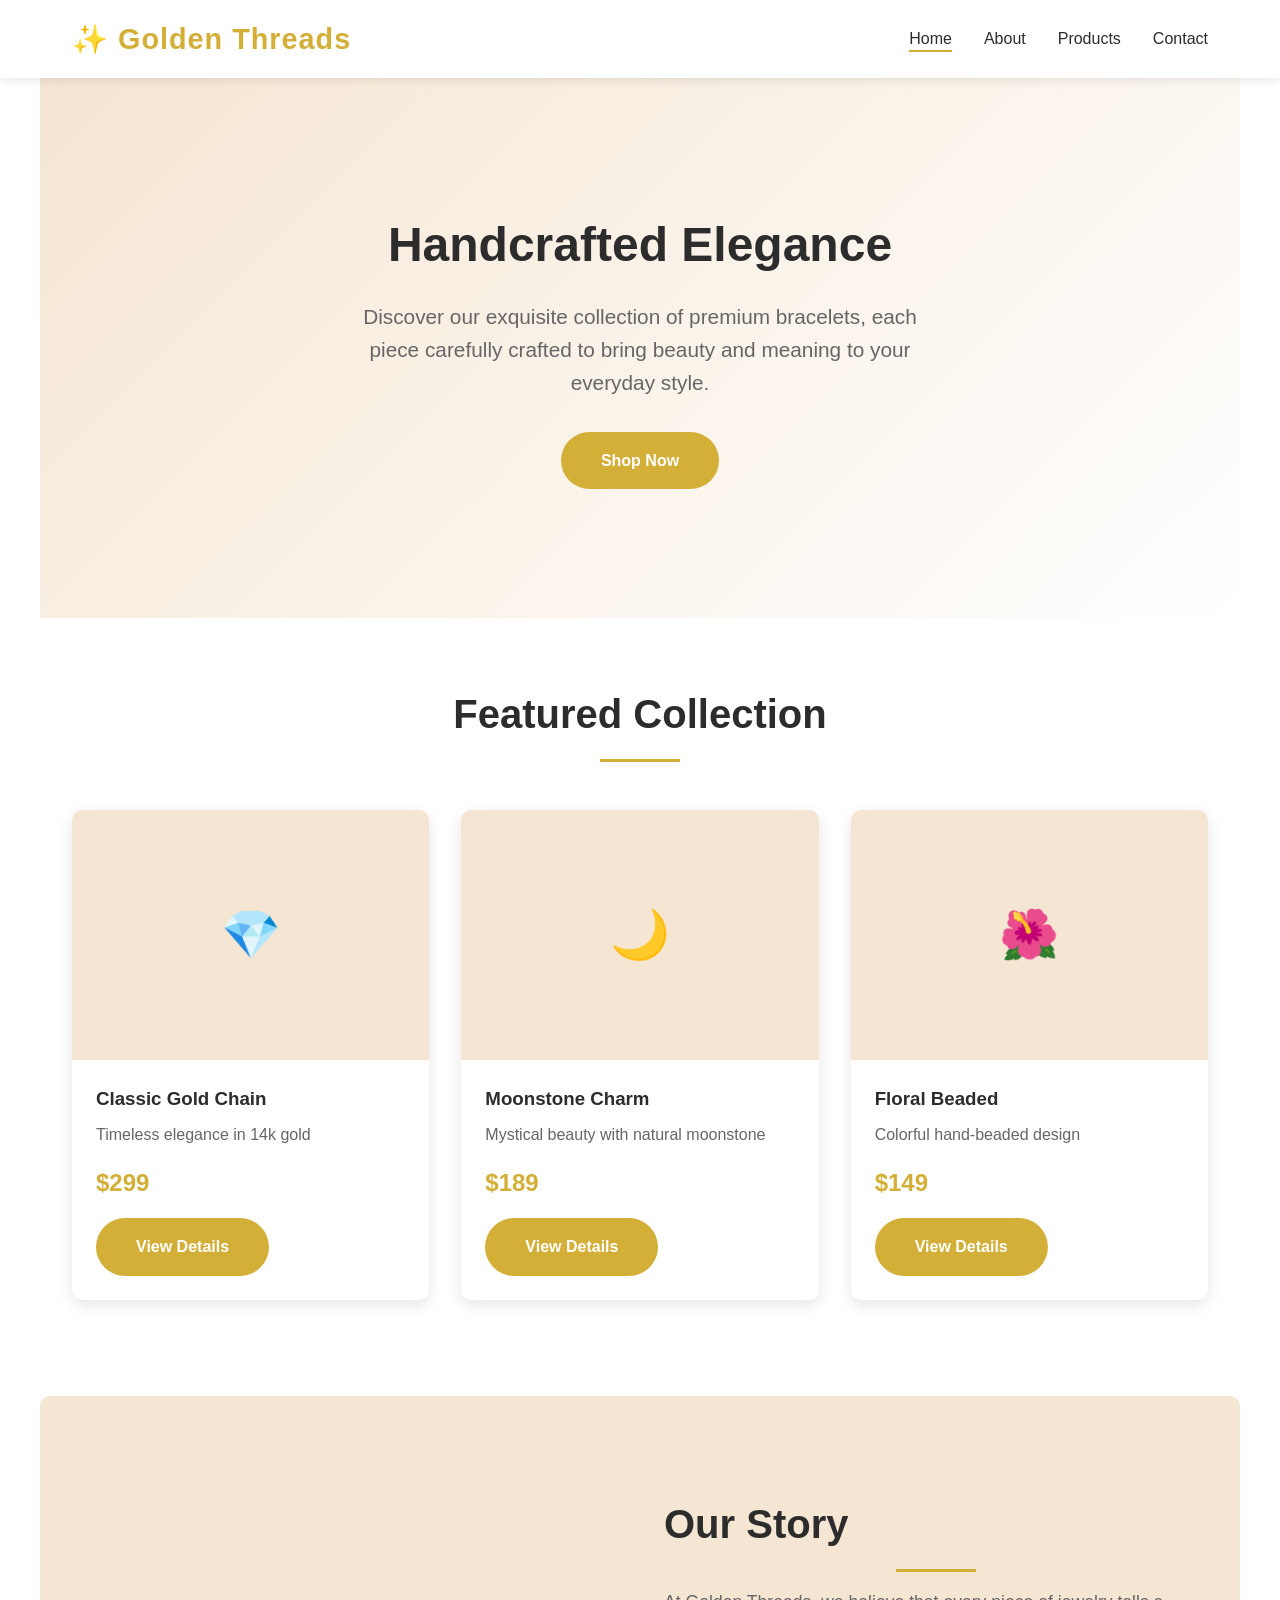
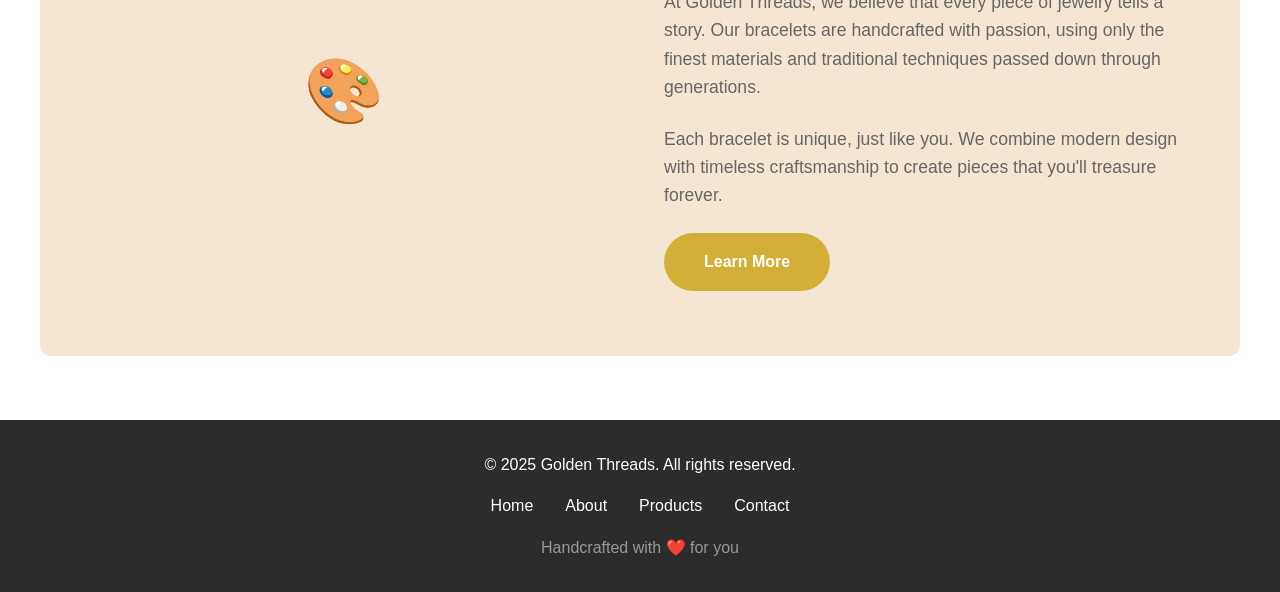
<file: week 8 project/index.html>
<!DOCTYPE html>
<html lang="en">
<head>
    <meta charset="UTF-8">
    <meta name="viewport" content="width=device-width, initial-scale=1.0">
    <meta name="description" content="Premium handcrafted bracelets - Discover our beautiful collection of unique bracelets">
    <title>Golden Threads - Premium Handcrafted Bracelets</title>
    <link rel="stylesheet" href="css/style.css">
</head>
<body>
    <!-- Header and Navigation -->
    <header>
        <nav>
            <a href="index.html" class="logo">✨ Golden Threads</a>
            <ul class="nav-links">
                <li><a href="index.html">Home</a></li>
                <li><a href="about.html">About</a></li>
                <li><a href="products.html">Products</a></li>
                <li><a href="contact.html">Contact</a></li>
            </ul>
            <div class="menu-toggle">
                <span></span>
                <span></span>
                <span></span>
            </div>
        </nav>
    </header>

    <!-- Hero Section -->
    <section class="hero">
        <h1>Handcrafted Elegance</h1>
        <p>Discover our exquisite collection of premium bracelets, each piece carefully crafted to bring beauty and meaning to your everyday style.</p>
        <a href="products.html" class="btn">Shop Now</a>
    </section>

    <!-- Featured Products Section -->
    <section>
        <h2 class="section-title">Featured Collection</h2>
        <div class="products-grid">
            <div class="product-card">
                <div class="product-image">💎</div>
                <div class="product-info">
                    <h3>Classic Gold Chain</h3>
                    <p>Timeless elegance in 14k gold</p>
                    <div class="price">$299</div>
                    <a href="products.html" class="btn">View Details</a>
                </div>
            </div>
            <div class="product-card">
                <div class="product-image">🌙</div>
                <div class="product-info">
                    <h3>Moonstone Charm</h3>
                    <p>Mystical beauty with natural moonstone</p>
                    <div class="price">$189</div>
                    <a href="products.html" class="btn">View Details</a>
                </div>
            </div>
            <div class="product-card">
                <div class="product-image">🌺</div>
                <div class="product-info">
                    <h3>Floral Beaded</h3>
                    <p>Colorful hand-beaded design</p>
                    <div class="price">$149</div>
                    <a href="products.html" class="btn">View Details</a>
                </div>
            </div>
        </div>
    </section>

    <!-- About Preview Section -->
    <section style="background: var(--accent-color); border-radius: 10px; margin: 2rem auto;">
        <div class="about-content">
            <div class="about-image">🎨</div>
            <div class="about-text">
                <h2 class="section-title" style="text-align: left; margin-bottom: 1rem;">Our Story</h2>
                <p>At Golden Threads, we believe that every piece of jewelry tells a story. Our bracelets are handcrafted with passion, using only the finest materials and traditional techniques passed down through generations.</p>
                <p>Each bracelet is unique, just like you. We combine modern design with timeless craftsmanship to create pieces that you'll treasure forever.</p>
                <a href="about.html" class="btn">Learn More</a>
            </div>
        </div>
    </section>

    <!-- Footer -->
    <footer>
        <div class="footer-content">
            <p>&copy; 2025 Golden Threads. All rights reserved.</p>
            <ul class="footer-links">
                <li><a href="index.html">Home</a></li>
                <li><a href="about.html">About</a></li>
                <li><a href="products.html">Products</a></li>
                <li><a href="contact.html">Contact</a></li>
            </ul>
            <p style="margin-top: 1rem; color: #999;">Handcrafted with ❤️ for you</p>
        </div>
    </footer>

    <script src="js/main.js"></script>
</body>
</html>
</file>
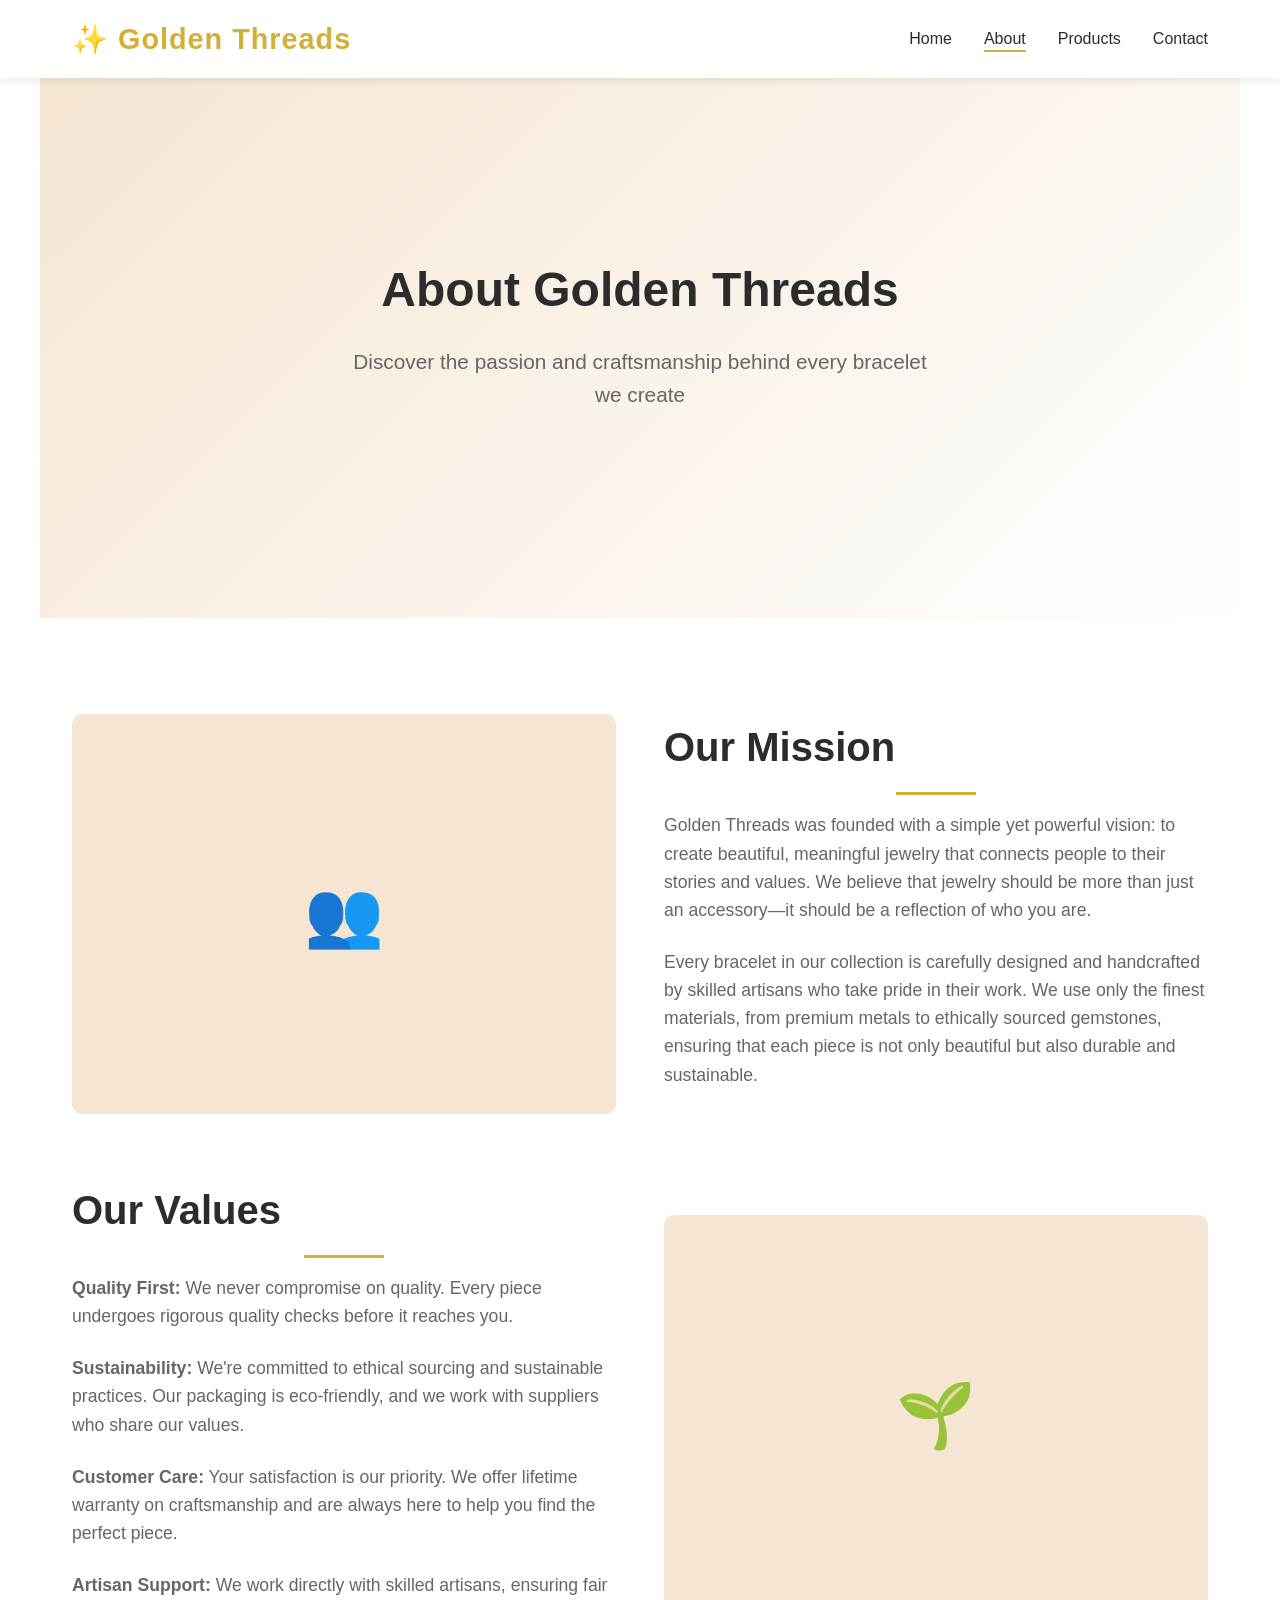
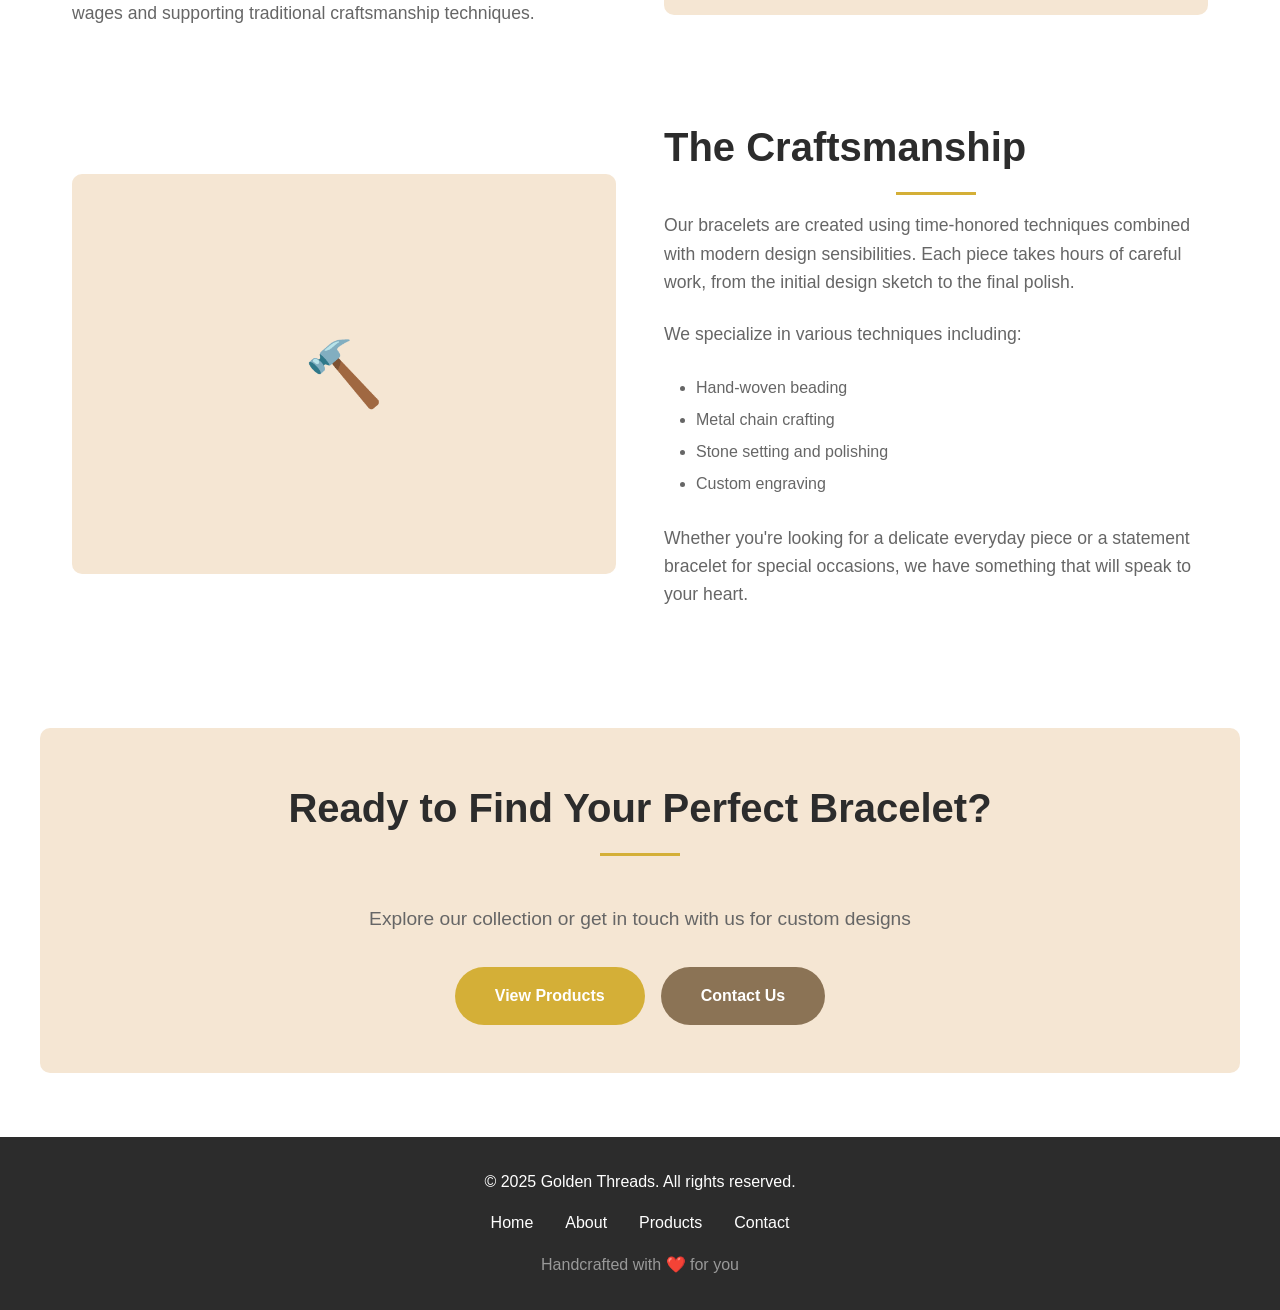
<file: week 8 project/about.html>
<!DOCTYPE html>
<html lang="en">
<head>
    <meta charset="UTF-8">
    <meta name="viewport" content="width=device-width, initial-scale=1.0">
    <meta name="description" content="Learn about Golden Threads - Our mission, values, and the artisans behind our beautiful bracelets">
    <title>About Us - Golden Threads</title>
    <link rel="stylesheet" href="css/style.css">
</head>
<body>
    <!-- Header and Navigation -->
    <header>
        <nav>
            <a href="index.html" class="logo">✨ Golden Threads</a>
            <ul class="nav-links">
                <li><a href="index.html">Home</a></li>
                <li><a href="about.html">About</a></li>
                <li><a href="products.html">Products</a></li>
                <li><a href="contact.html">Contact</a></li>
            </ul>
            <div class="menu-toggle">
                <span></span>
                <span></span>
                <span></span>
            </div>
        </nav>
    </header>

    <!-- Hero Section -->
    <section class="hero">
        <h1>About Golden Threads</h1>
        <p>Discover the passion and craftsmanship behind every bracelet we create</p>
    </section>

    <!-- Main About Content -->
    <section>
        <div class="about-content">
            <div class="about-image">👥</div>
            <div class="about-text">
                <h2 class="section-title" style="text-align: left; margin-bottom: 1rem;">Our Mission</h2>
                <p>Golden Threads was founded with a simple yet powerful vision: to create beautiful, meaningful jewelry that connects people to their stories and values. We believe that jewelry should be more than just an accessory—it should be a reflection of who you are.</p>
                <p>Every bracelet in our collection is carefully designed and handcrafted by skilled artisans who take pride in their work. We use only the finest materials, from premium metals to ethically sourced gemstones, ensuring that each piece is not only beautiful but also durable and sustainable.</p>
            </div>
        </div>

        <div class="about-content" style="margin-top: 4rem;">
            <div class="about-text">
                <h2 class="section-title" style="text-align: left; margin-bottom: 1rem;">Our Values</h2>
                <p><strong>Quality First:</strong> We never compromise on quality. Every piece undergoes rigorous quality checks before it reaches you.</p>
                <p><strong>Sustainability:</strong> We're committed to ethical sourcing and sustainable practices. Our packaging is eco-friendly, and we work with suppliers who share our values.</p>
                <p><strong>Customer Care:</strong> Your satisfaction is our priority. We offer lifetime warranty on craftsmanship and are always here to help you find the perfect piece.</p>
                <p><strong>Artisan Support:</strong> We work directly with skilled artisans, ensuring fair wages and supporting traditional craftsmanship techniques.</p>
            </div>
            <div class="about-image">🌱</div>
        </div>

        <div class="about-content" style="margin-top: 4rem;">
            <div class="about-image">🔨</div>
            <div class="about-text">
                <h2 class="section-title" style="text-align: left; margin-bottom: 1rem;">The Craftsmanship</h2>
                <p>Our bracelets are created using time-honored techniques combined with modern design sensibilities. Each piece takes hours of careful work, from the initial design sketch to the final polish.</p>
                <p>We specialize in various techniques including:</p>
                <ul style="margin-left: 2rem; color: var(--text-light); line-height: 2;">
                    <li>Hand-woven beading</li>
                    <li>Metal chain crafting</li>
                    <li>Stone setting and polishing</li>
                    <li>Custom engraving</li>
                </ul>
                <p style="margin-top: 1.5rem;">Whether you're looking for a delicate everyday piece or a statement bracelet for special occasions, we have something that will speak to your heart.</p>
            </div>
        </div>
    </section>

    <!-- Call to Action -->
    <section style="background: var(--accent-color); border-radius: 10px; margin: 2rem auto; text-align: center; padding: 3rem 2rem;">
        <h2 class="section-title">Ready to Find Your Perfect Bracelet?</h2>
        <p style="font-size: 1.2rem; margin-bottom: 2rem; color: var(--text-light);">Explore our collection or get in touch with us for custom designs</p>
        <div style="display: flex; gap: 1rem; justify-content: center; flex-wrap: wrap;">
            <a href="products.html" class="btn">View Products</a>
            <a href="contact.html" class="btn" style="background: var(--secondary-color);">Contact Us</a>
        </div>
    </section>

    <!-- Footer -->
    <footer>
        <div class="footer-content">
            <p>&copy; 2025 Golden Threads. All rights reserved.</p>
            <ul class="footer-links">
                <li><a href="index.html">Home</a></li>
                <li><a href="about.html">About</a></li>
                <li><a href="products.html">Products</a></li>
                <li><a href="contact.html">Contact</a></li>
            </ul>
            <p style="margin-top: 1rem; color: #999;">Handcrafted with ❤️ for you</p>
        </div>
    </footer>

    <script src="js/main.js"></script>
</body>
</html>
</file>
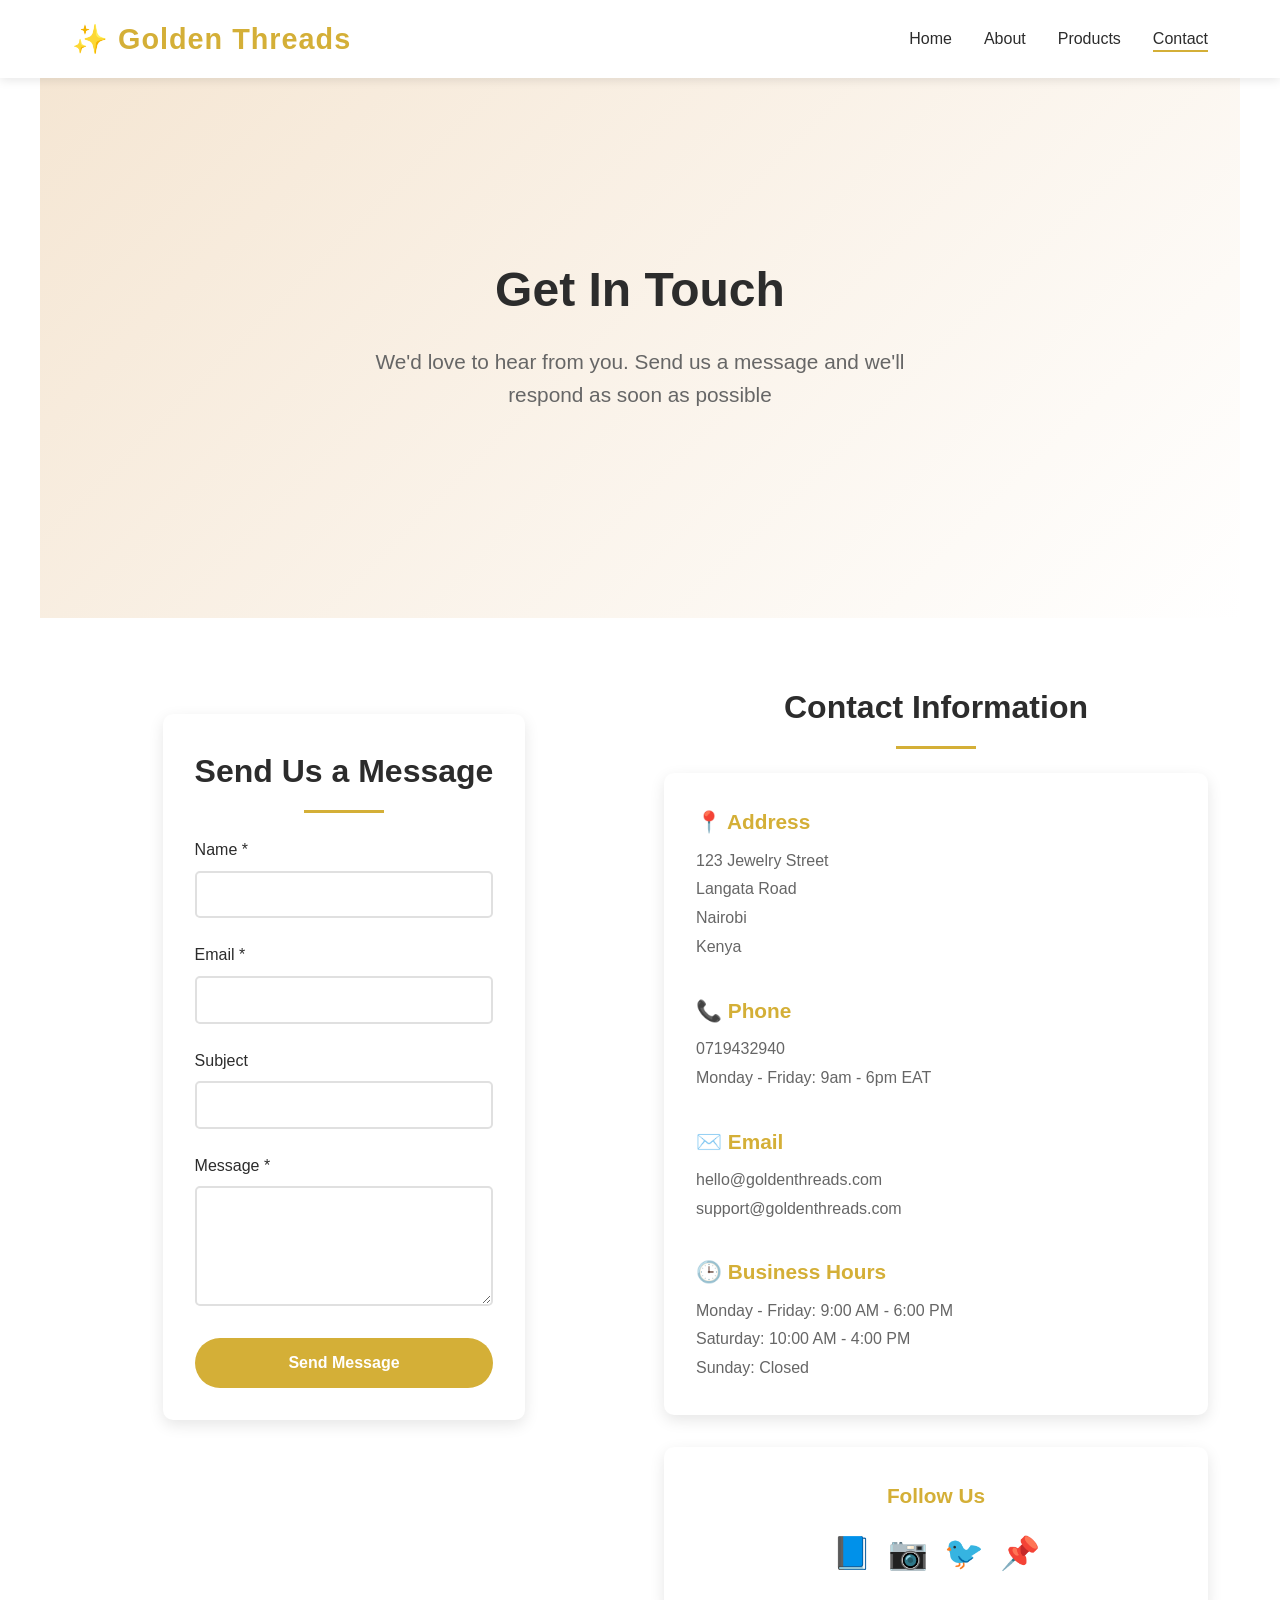
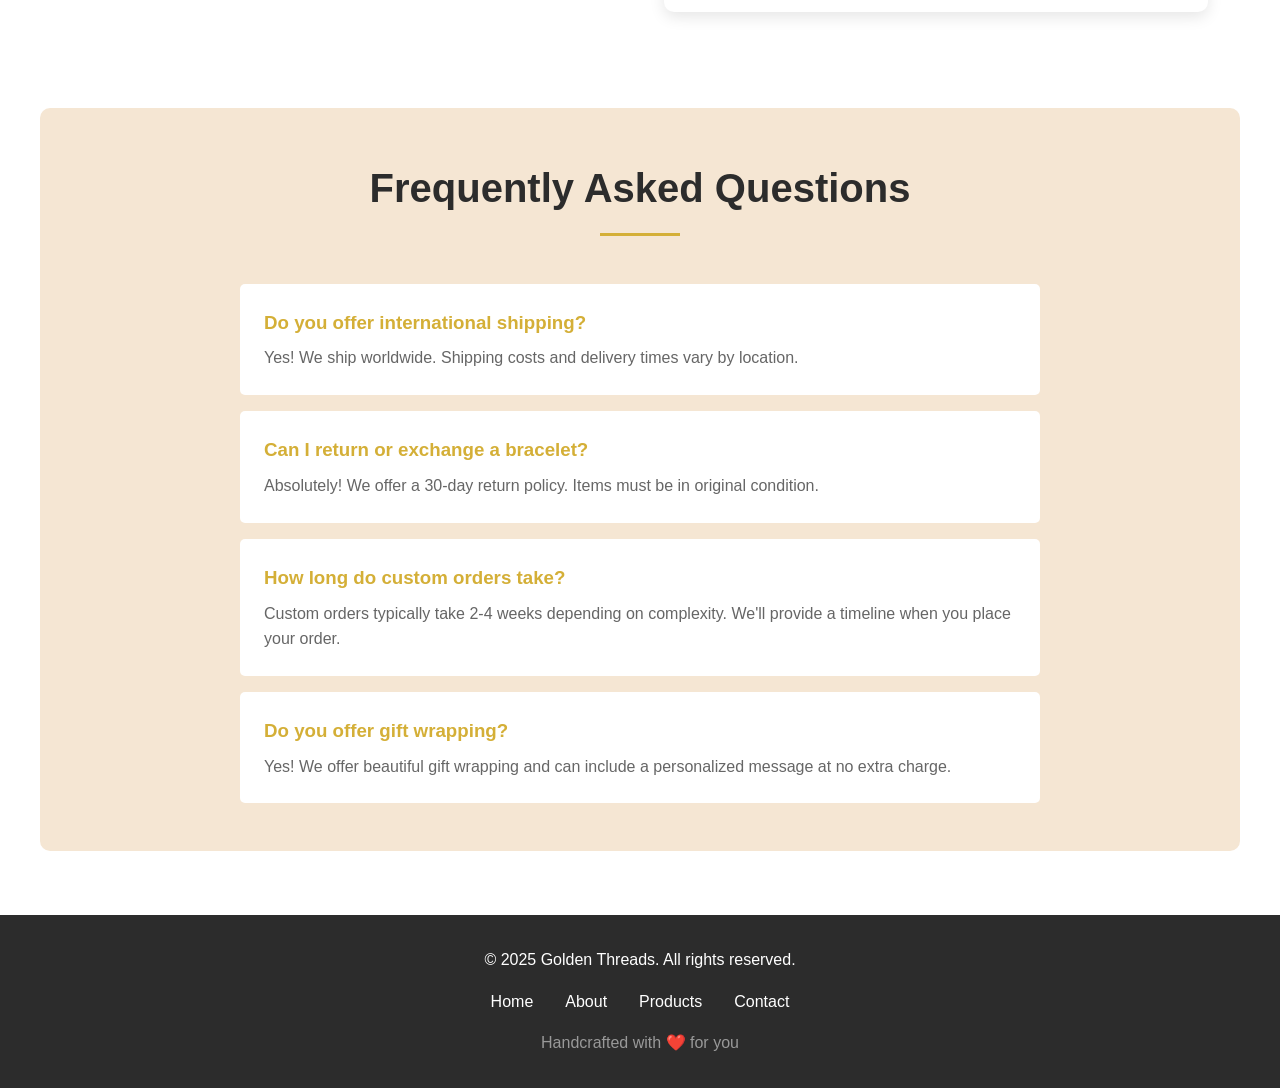
<file: week 8 project/contact.html>
<!DOCTYPE html>
<html lang="en">
<head>
    <meta charset="UTF-8">
    <meta name="viewport" content="width=device-width, initial-scale=1.0">
    <meta name="description" content="Get in touch with Golden Threads - Contact us for inquiries, custom orders, or support">
    <title>Contact Us - Golden Threads</title>
    <link rel="stylesheet" href="css/style.css">
</head>
<body>
    <!-- Header and Navigation -->
    <header>
        <nav>
            <a href="index.html" class="logo">✨ Golden Threads</a>
            <ul class="nav-links">
                <li><a href="index.html">Home</a></li>
                <li><a href="about.html">About</a></li>
                <li><a href="products.html">Products</a></li>
                <li><a href="contact.html">Contact</a></li>
            </ul>
            <div class="menu-toggle">
                <span></span>
                <span></span>
                <span></span>
            </div>
        </nav>
    </header>

    <!-- Hero Section -->
    <section class="hero">
        <h1>Get In Touch</h1>
        <p>We'd love to hear from you. Send us a message and we'll respond as soon as possible</p>
    </section>

    <!-- Contact Section -->
    <section>
        <div class="contact-grid">
            <!-- Contact Form -->
            <div class="contact-form">
                <h2 class="section-title" style="font-size: 2rem; margin-bottom: 1.5rem;">Send Us a Message</h2>
                <form>
                    <div class="success-message">Thank you! Your message has been sent successfully.</div>
                    
                    <div class="form-group">
                        <label for="name">Name *</label>
                        <input type="text" id="name" name="name" required>
                        <div class="error-message"></div>
                    </div>
                    
                    <div class="form-group">
                        <label for="email">Email *</label>
                        <input type="email" id="email" name="email" required>
                        <div class="error-message"></div>
                    </div>
                    
                    <div class="form-group">
                        <label for="subject">Subject</label>
                        <input type="text" id="subject" name="subject">
                        <div class="error-message"></div>
                    </div>
                    
                    <div class="form-group">
                        <label for="message">Message *</label>
                        <textarea id="message" name="message" required></textarea>
                        <div class="error-message"></div>
                    </div>
                    
                    <button type="submit" class="btn" style="width: 100%;">Send Message</button>
                </form>
            </div>

            <!-- Contact Information -->
            <div>
                <h2 class="section-title" style="font-size: 2rem; margin-bottom: 1.5rem;">Contact Information</h2>
                <div style="background: var(--white); padding: 2rem; border-radius: 10px; box-shadow: 0 5px 15px var(--shadow);">
                    <div style="margin-bottom: 2rem;">
                        <h3 style="color: var(--primary-color); margin-bottom: 0.5rem; font-size: 1.3rem;">📍 Address</h3>
                        <p style="color: var(--text-light); line-height: 1.8;">
                            123 Jewelry Street<br>
                           Langata Road<br>
                            Nairobi<br>
                            Kenya
                        </p>
                    </div>
                    
                    <div style="margin-bottom: 2rem;">
                        <h3 style="color: var(--primary-color); margin-bottom: 0.5rem; font-size: 1.3rem;">📞 Phone</h3>
                        <p style="color: var(--text-light); line-height: 1.8;">
                            0719432940<br>
                            Monday - Friday: 9am - 6pm EAT
                        </p>
                    </div>
                    
                    <div style="margin-bottom: 2rem;">
                        <h3 style="color: var(--primary-color); margin-bottom: 0.5rem; font-size: 1.3rem;">✉️ Email</h3>
                        <p style="color: var(--text-light); line-height: 1.8;">
                            hello@goldenthreads.com<br>
                            support@goldenthreads.com
                        </p>
                    </div>
                    
                    <div>
                        <h3 style="color: var(--primary-color); margin-bottom: 0.5rem; font-size: 1.3rem;">🕒 Business Hours</h3>
                        <p style="color: var(--text-light); line-height: 1.8;">
                            Monday - Friday: 9:00 AM - 6:00 PM<br>
                            Saturday: 10:00 AM - 4:00 PM<br>
                            Sunday: Closed
                        </p>
                    </div>
                </div>

                <!-- Social Media -->
                <div style="margin-top: 2rem; background: var(--white); padding: 2rem; border-radius: 10px; box-shadow: 0 5px 15px var(--shadow); text-align: center;">
                    <h3 style="color: var(--primary-color); margin-bottom: 1rem; font-size: 1.3rem;">Follow Us</h3>
                    <div style="display: flex; gap: 1rem; justify-content: center;">
                        <a href="#" style="font-size: 2rem; text-decoration: none;" aria-label="Facebook">📘</a>
                        <a href="#" style="font-size: 2rem; text-decoration: none;" aria-label="Instagram">📷</a>
                        <a href="#" style="font-size: 2rem; text-decoration: none;" aria-label="Twitter">🐦</a>
                        <a href="#" style="font-size: 2rem; text-decoration: none;" aria-label="Pinterest">📌</a>
                    </div>
                </div>
            </div>
        </div>
    </section>

    <!-- FAQ Section -->
    <section style="background: var(--accent-color); border-radius: 10px; margin: 2rem auto; padding: 3rem 2rem;">
        <h2 class="section-title">Frequently Asked Questions</h2>
        <div style="max-width: 800px; margin: 0 auto;">
            <div style="background: var(--white); padding: 1.5rem; margin-bottom: 1rem; border-radius: 5px;">
                <h3 style="color: var(--primary-color); margin-bottom: 0.5rem;">Do you offer international shipping?</h3>
                <p style="color: var(--text-light);">Yes! We ship worldwide. Shipping costs and delivery times vary by location.</p>
            </div>
            <div style="background: var(--white); padding: 1.5rem; margin-bottom: 1rem; border-radius: 5px;">
                <h3 style="color: var(--primary-color); margin-bottom: 0.5rem;">Can I return or exchange a bracelet?</h3>
                <p style="color: var(--text-light);">Absolutely! We offer a 30-day return policy. Items must be in original condition.</p>
            </div>
            <div style="background: var(--white); padding: 1.5rem; margin-bottom: 1rem; border-radius: 5px;">
                <h3 style="color: var(--primary-color); margin-bottom: 0.5rem;">How long do custom orders take?</h3>
                <p style="color: var(--text-light);">Custom orders typically take 2-4 weeks depending on complexity. We'll provide a timeline when you place your order.</p>
            </div>
            <div style="background: var(--white); padding: 1.5rem; border-radius: 5px;">
                <h3 style="color: var(--primary-color); margin-bottom: 0.5rem;">Do you offer gift wrapping?</h3>
                <p style="color: var(--text-light);">Yes! We offer beautiful gift wrapping and can include a personalized message at no extra charge.</p>
            </div>
        </div>
    </section>

    <!-- Footer -->
    <footer>
        <div class="footer-content">
            <p>&copy; 2025 Golden Threads. All rights reserved.</p>
            <ul class="footer-links">
                <li><a href="index.html">Home</a></li>
                <li><a href="about.html">About</a></li>
                <li><a href="products.html">Products</a></li>
                <li><a href="contact.html">Contact</a></li>
            </ul>
            <p style="margin-top: 1rem; color: #999;">Handcrafted with ❤️ for you</p>
        </div>
    </footer>

    <script src="js/main.js"></script>
</body>
</html>
</file>
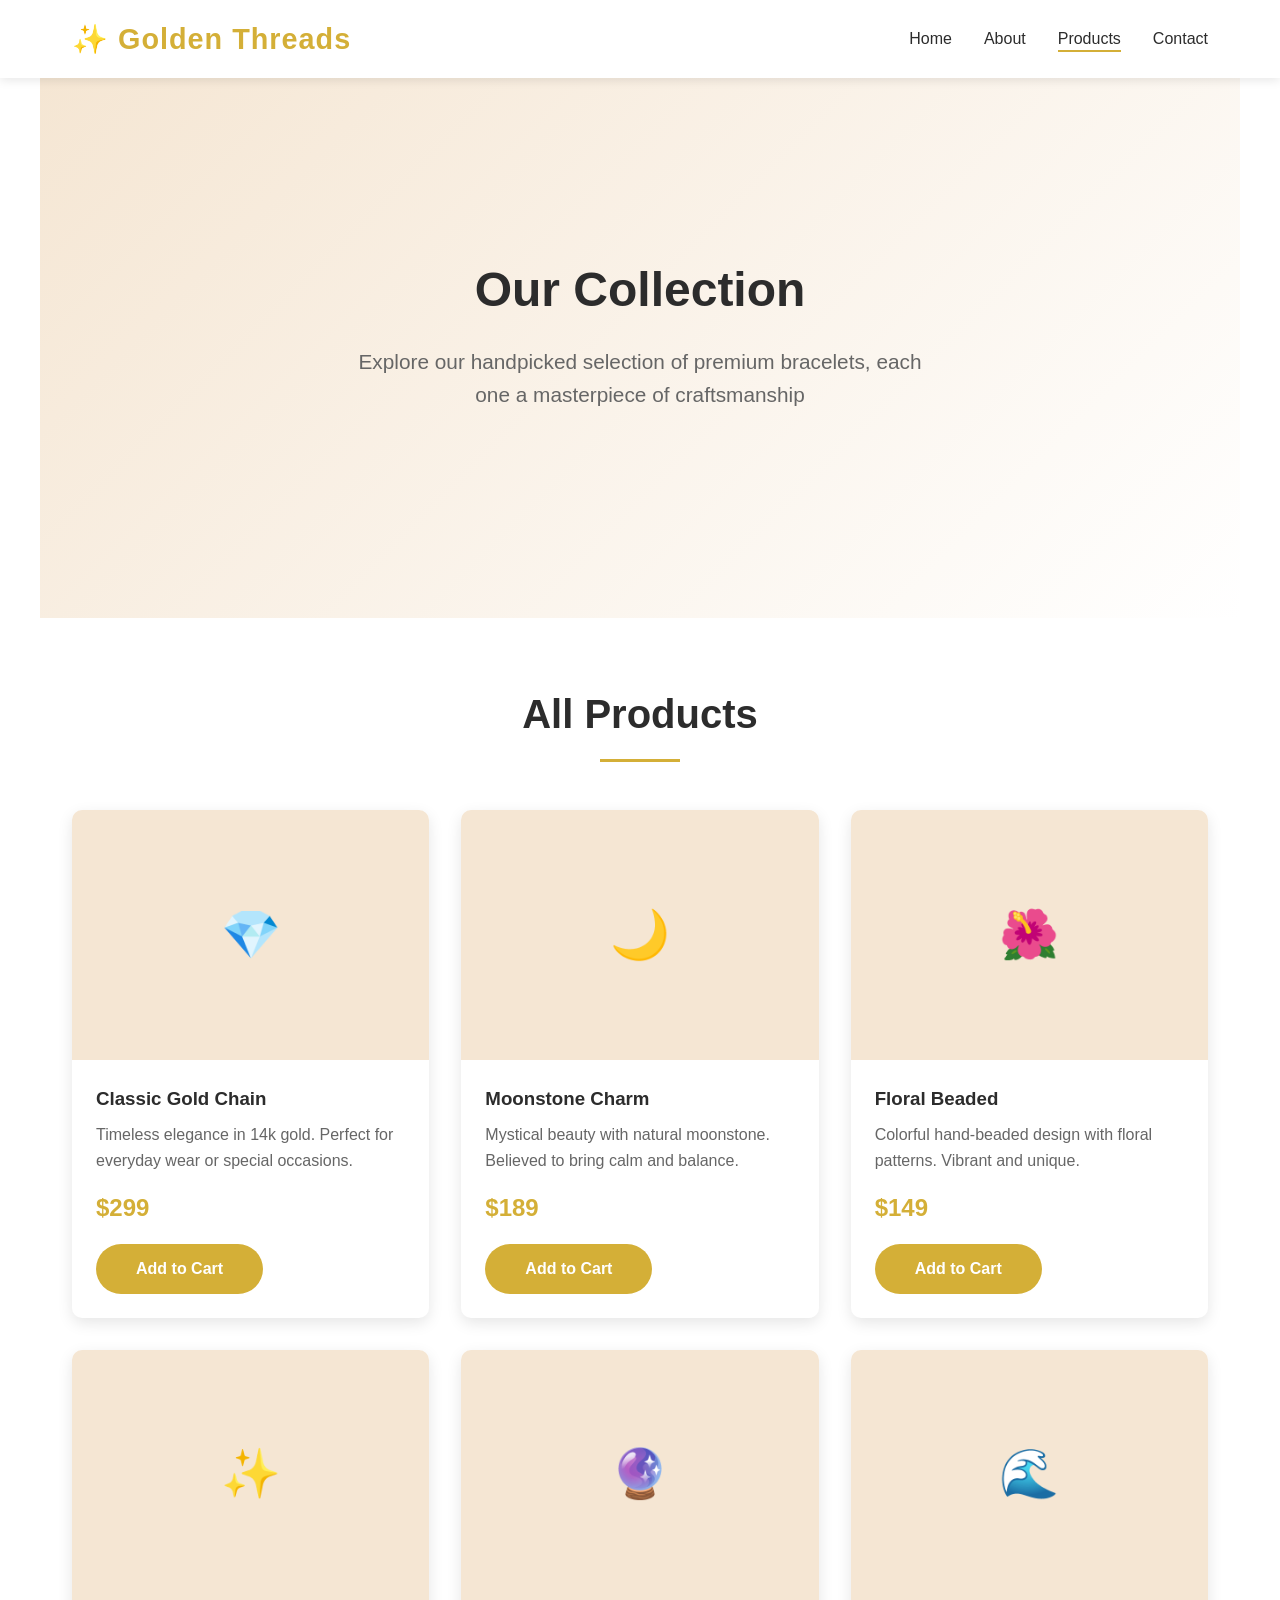
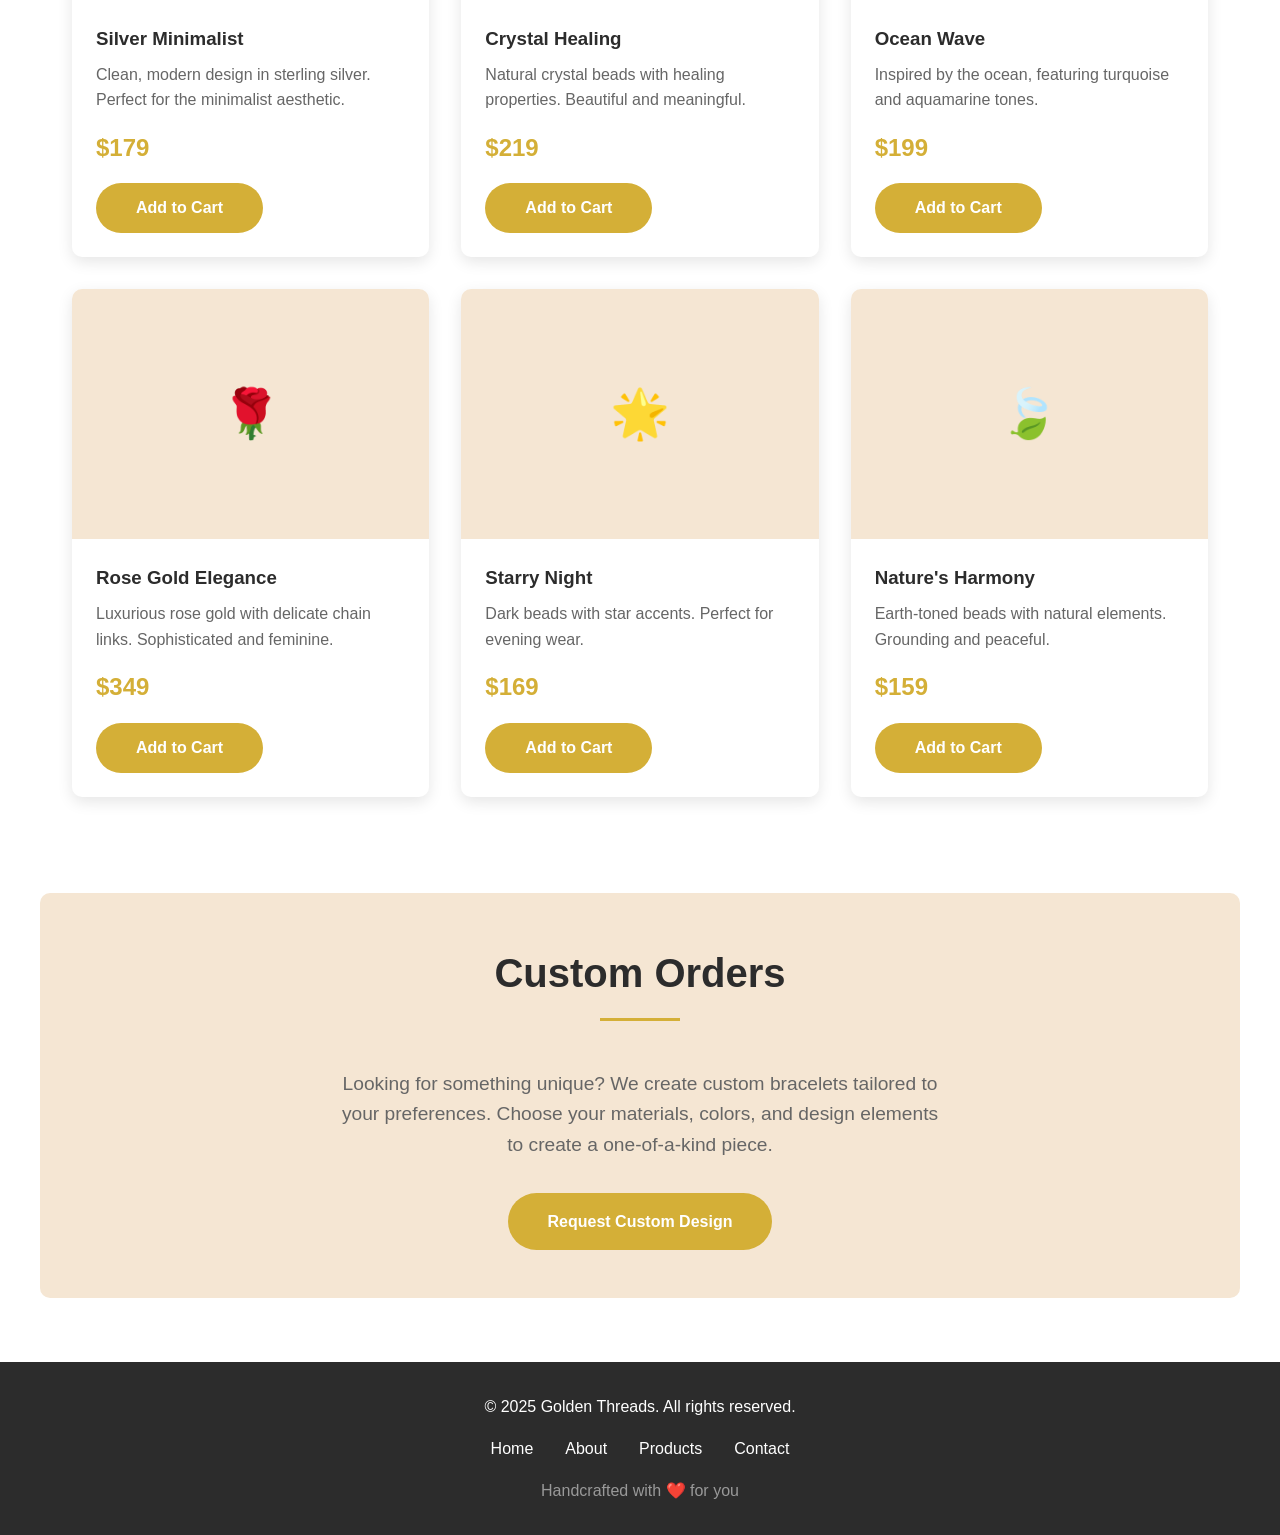
<file: week 8 project/products.html>
<!DOCTYPE html>
<html lang="en">
<head>
    <meta charset="UTF-8">
    <meta name="viewport" content="width=device-width, initial-scale=1.0">
    <meta name="description" content="Browse our complete collection of handcrafted bracelets - From classic chains to modern beaded designs">
    <title>Our Products - Golden Threads</title>
    <link rel="stylesheet" href="css/style.css">
</head>
<body>
    <!-- Header and Navigation -->
    <header>
        <nav>
            <a href="index.html" class="logo">✨ Golden Threads</a>
            <ul class="nav-links">
                <li><a href="index.html">Home</a></li>
                <li><a href="about.html">About</a></li>
                <li><a href="products.html">Products</a></li>
                <li><a href="contact.html">Contact</a></li>
            </ul>
            <div class="menu-toggle">
                <span></span>
                <span></span>
                <span></span>
            </div>
        </nav>
    </header>

    <!-- Hero Section -->
    <section class="hero">
        <h1>Our Collection</h1>
        <p>Explore our handpicked selection of premium bracelets, each one a masterpiece of craftsmanship</p>
    </section>

    <!-- Products Grid -->
    <section>
        <h2 class="section-title">All Products</h2>
        <div class="products-grid">
            <div class="product-card">
                <div class="product-image">💎</div>
                <div class="product-info">
                    <h3>Classic Gold Chain</h3>
                    <p>Timeless elegance in 14k gold. Perfect for everyday wear or special occasions.</p>
                    <div class="price">$299</div>
                    <button class="btn" onclick="alert('Added to cart!')">Add to Cart</button>
                </div>
            </div>
            <div class="product-card">
                <div class="product-image">🌙</div>
                <div class="product-info">
                    <h3>Moonstone Charm</h3>
                    <p>Mystical beauty with natural moonstone. Believed to bring calm and balance.</p>
                    <div class="price">$189</div>
                    <button class="btn" onclick="alert('Added to cart!')">Add to Cart</button>
                </div>
            </div>
            <div class="product-card">
                <div class="product-image">🌺</div>
                <div class="product-info">
                    <h3>Floral Beaded</h3>
                    <p>Colorful hand-beaded design with floral patterns. Vibrant and unique.</p>
                    <div class="price">$149</div>
                    <button class="btn" onclick="alert('Added to cart!')">Add to Cart</button>
                </div>
            </div>
            <div class="product-card">
                <div class="product-image">✨</div>
                <div class="product-info">
                    <h3>Silver Minimalist</h3>
                    <p>Clean, modern design in sterling silver. Perfect for the minimalist aesthetic.</p>
                    <div class="price">$179</div>
                    <button class="btn" onclick="alert('Added to cart!')">Add to Cart</button>
                </div>
            </div>
            <div class="product-card">
                <div class="product-image">🔮</div>
                <div class="product-info">
                    <h3>Crystal Healing</h3>
                    <p>Natural crystal beads with healing properties. Beautiful and meaningful.</p>
                    <div class="price">$219</div>
                    <button class="btn" onclick="alert('Added to cart!')">Add to Cart</button>
                </div>
            </div>
            <div class="product-card">
                <div class="product-image">🌊</div>
                <div class="product-info">
                    <h3>Ocean Wave</h3>
                    <p>Inspired by the ocean, featuring turquoise and aquamarine tones.</p>
                    <div class="price">$199</div>
                    <button class="btn" onclick="alert('Added to cart!')">Add to Cart</button>
                </div>
            </div>
            <div class="product-card">
                <div class="product-image">🌹</div>
                <div class="product-info">
                    <h3>Rose Gold Elegance</h3>
                    <p>Luxurious rose gold with delicate chain links. Sophisticated and feminine.</p>
                    <div class="price">$349</div>
                    <button class="btn" onclick="alert('Added to cart!')">Add to Cart</button>
                </div>
            </div>
            <div class="product-card">
                <div class="product-image">🌟</div>
                <div class="product-info">
                    <h3>Starry Night</h3>
                    <p>Dark beads with star accents. Perfect for evening wear.</p>
                    <div class="price">$169</div>
                    <button class="btn" onclick="alert('Added to cart!')">Add to Cart</button>
                </div>
            </div>
            <div class="product-card">
                <div class="product-image">🍃</div>
                <div class="product-info">
                    <h3>Nature's Harmony</h3>
                    <p>Earth-toned beads with natural elements. Grounding and peaceful.</p>
                    <div class="price">$159</div>
                    <button class="btn" onclick="alert('Added to cart!')">Add to Cart</button>
                </div>
            </div>
        </div>
    </section>

    <!-- Custom Orders Section -->
    <section style="background: var(--accent-color); border-radius: 10px; margin: 2rem auto; text-align: center; padding: 3rem 2rem;">
        <h2 class="section-title">Custom Orders</h2>
        <p style="font-size: 1.2rem; margin-bottom: 2rem; color: var(--text-light); max-width: 600px; margin-left: auto; margin-right: auto;">
            Looking for something unique? We create custom bracelets tailored to your preferences. 
            Choose your materials, colors, and design elements to create a one-of-a-kind piece.
        </p>
        <a href="contact.html" class="btn">Request Custom Design</a>
    </section>

    <!-- Footer -->
    <footer>
        <div class="footer-content">
            <p>&copy; 2025 Golden Threads. All rights reserved.</p>
            <ul class="footer-links">
                <li><a href="index.html">Home</a></li>
                <li><a href="about.html">About</a></li>
                <li><a href="products.html">Products</a></li>
                <li><a href="contact.html">Contact</a></li>
            </ul>
            <p style="margin-top: 1rem; color: #999;">Handcrafted with ❤️ for you</p>
        </div>
    </footer>

    <script src="js/main.js"></script>
</body>
</html>
</file>
<file: week 8 project/css/style.css>
/* ============================================
   Bracelet Business - Main Stylesheet
   ============================================ */

/* Reset and Base Styles */
* {
    margin: 0;
    padding: 0;
    box-sizing: border-box;
}

:root {
    --primary-color: #d4af37;
    --secondary-color: #8b7355;
    --accent-color: #f5e6d3;
    --text-dark: #2c2c2c;
    --text-light: #666;
    --white: #ffffff;
    --shadow: rgba(0, 0, 0, 0.1);
    --transition: all 0.3s ease;
}

body {
    font-family: 'Segoe UI', Tahoma, Geneva, Verdana, sans-serif;
    line-height: 1.6;
    color: var(--text-dark);
    overflow-x: hidden;
}

/* Header and Navigation */
header {
    background: var(--white);
    box-shadow: 0 2px 10px var(--shadow);
    position: sticky;
    top: 0;
    z-index: 1000;
    padding: 1rem 0;
}

nav {
    max-width: 1200px;
    margin: 0 auto;
    padding: 0 2rem;
    display: flex;
    justify-content: space-between;
    align-items: center;
}

.logo {
    font-size: 1.8rem;
    font-weight: bold;
    color: var(--primary-color);
    text-decoration: none;
    letter-spacing: 1px;
}

.nav-links {
    display: flex;
    list-style: none;
    gap: 2rem;
}

.nav-links a {
    text-decoration: none;
    color: var(--text-dark);
    font-weight: 500;
    transition: var(--transition);
    position: relative;
}

.nav-links a::after {
    content: '';
    position: absolute;
    bottom: -5px;
    left: 0;
    width: 0;
    height: 2px;
    background: var(--primary-color);
    transition: var(--transition);
}

.nav-links a:hover::after,
.nav-links a.active::after {
    width: 100%;
}

.nav-links a:hover {
    color: var(--primary-color);
}

.menu-toggle {
    display: none;
    flex-direction: column;
    cursor: pointer;
    gap: 5px;
}

.menu-toggle span {
    width: 25px;
    height: 3px;
    background: var(--text-dark);
    transition: var(--transition);
}

/* Hero Section */
.hero {
    background: linear-gradient(135deg, var(--accent-color) 0%, var(--white) 100%);
    padding: 5rem 2rem;
    text-align: center;
    min-height: 60vh;
    display: flex;
    flex-direction: column;
    justify-content: center;
    align-items: center;
}

.hero h1 {
    font-size: 3rem;
    margin-bottom: 1rem;
    color: var(--text-dark);
    animation: fadeInUp 1s ease;
}

.hero p {
    font-size: 1.3rem;
    color: var(--text-light);
    max-width: 600px;
    margin: 0 auto 2rem;
    animation: fadeInUp 1s ease 0.2s both;
}

.btn {
    display: inline-block;
    padding: 1rem 2.5rem;
    background: var(--primary-color);
    color: var(--white);
    text-decoration: none;
    border-radius: 50px;
    font-weight: 600;
    transition: var(--transition);
    animation: fadeInUp 1s ease 0.4s both;
    border: none;
    cursor: pointer;
    font-size: 1rem;
}

.btn:hover {
    background: var(--secondary-color);
    transform: translateY(-3px);
    box-shadow: 0 5px 15px var(--shadow);
}

/* Section Styles */
section {
    padding: 4rem 2rem;
    max-width: 1200px;
    margin: 0 auto;
}

.section-title {
    text-align: center;
    font-size: 2.5rem;
    margin-bottom: 3rem;
    color: var(--text-dark);
    position: relative;
    padding-bottom: 1rem;
}

.section-title::after {
    content: '';
    position: absolute;
    bottom: 0;
    left: 50%;
    transform: translateX(-50%);
    width: 80px;
    height: 3px;
    background: var(--primary-color);
}

/* Products Grid */
.products-grid {
    display: grid;
    grid-template-columns: repeat(auto-fit, minmax(280px, 1fr));
    gap: 2rem;
    margin-top: 2rem;
}

.product-card {
    background: var(--white);
    border-radius: 10px;
    overflow: hidden;
    box-shadow: 0 5px 15px var(--shadow);
    transition: var(--transition);
    opacity: 0;
    transform: translateY(20px);
}

.product-card.visible {
    opacity: 1;
    transform: translateY(0);
    animation: fadeInUp 0.6s ease;
}

.product-card:hover {
    transform: translateY(-10px);
    box-shadow: 0 10px 25px var(--shadow);
}

.product-image {
    width: 100%;
    height: 250px;
    background: var(--accent-color);
    display: flex;
    align-items: center;
    justify-content: center;
    font-size: 3rem;
    color: var(--primary-color);
}

.product-info {
    padding: 1.5rem;
}

.product-info h3 {
    margin-bottom: 0.5rem;
    color: var(--text-dark);
}

.product-info p {
    color: var(--text-light);
    margin-bottom: 1rem;
}

.price {
    font-size: 1.5rem;
    font-weight: bold;
    color: var(--primary-color);
    margin-bottom: 1rem;
}

/* About Section */
.about-content {
    display: grid;
    grid-template-columns: 1fr 1fr;
    gap: 3rem;
    align-items: center;
    margin-top: 2rem;
}

.about-image {
    width: 100%;
    height: 400px;
    background: var(--accent-color);
    border-radius: 10px;
    display: flex;
    align-items: center;
    justify-content: center;
    font-size: 4rem;
    color: var(--primary-color);
}

.about-text p {
    margin-bottom: 1.5rem;
    color: var(--text-light);
    font-size: 1.1rem;
}

/* Contact Form */
.contact-form {
    max-width: 600px;
    margin: 2rem auto;
    background: var(--white);
    padding: 2rem;
    border-radius: 10px;
    box-shadow: 0 5px 15px var(--shadow);
}

.form-group {
    margin-bottom: 1.5rem;
}

.form-group label {
    display: block;
    margin-bottom: 0.5rem;
    color: var(--text-dark);
    font-weight: 500;
}

.form-group input,
.form-group textarea {
    width: 100%;
    padding: 0.8rem;
    border: 2px solid #e0e0e0;
    border-radius: 5px;
    font-size: 1rem;
    font-family: inherit;
    transition: var(--transition);
}

.form-group input:focus,
.form-group textarea:focus {
    outline: none;
    border-color: var(--primary-color);
}

.form-group textarea {
    resize: vertical;
    min-height: 120px;
}

.error-message {
    color: #e74c3c;
    font-size: 0.9rem;
    margin-top: 0.5rem;
    display: none;
}

.error-message.show {
    display: block;
}

.success-message {
    background: #2ecc71;
    color: var(--white);
    padding: 1rem;
    border-radius: 5px;
    margin-bottom: 1rem;
    display: none;
    text-align: center;
}

.success-message.show {
    display: block;
}

/* Footer */
footer {
    background: var(--text-dark);
    color: var(--white);
    text-align: center;
    padding: 2rem;
    margin-top: 4rem;
}

.footer-content {
    max-width: 1200px;
    margin: 0 auto;
}

.footer-links {
    display: flex;
    justify-content: center;
    gap: 2rem;
    margin: 1rem 0;
    list-style: none;
}

.footer-links a {
    color: var(--white);
    text-decoration: none;
    transition: var(--transition);
}

.footer-links a:hover {
    color: var(--primary-color);
}

/* Animations */
@keyframes fadeInUp {
    from {
        opacity: 0;
        transform: translateY(30px);
    }
    to {
        opacity: 1;
        transform: translateY(0);
    }
}

/* Contact Grid Layout */
.contact-grid {
    display: grid;
    grid-template-columns: 1fr 1fr;
    gap: 3rem;
    align-items: start;
}

/* Responsive Design */
@media (max-width: 768px) {
    .menu-toggle {
        display: flex;
    }

    .nav-links {
        position: fixed;
        top: 70px;
        left: -100%;
        flex-direction: column;
        background: var(--white);
        width: 100%;
        padding: 2rem;
        box-shadow: 0 5px 15px var(--shadow);
        transition: var(--transition);
        gap: 1rem;
    }

    .nav-links.active {
        left: 0;
    }

    .hero h1 {
        font-size: 2rem;
    }

    .hero p {
        font-size: 1.1rem;
    }

    .section-title {
        font-size: 2rem;
    }

    .about-content {
        grid-template-columns: 1fr;
    }

    .products-grid {
        grid-template-columns: 1fr;
    }

    .contact-grid {
        grid-template-columns: 1fr;
        gap: 2rem;
    }

    .footer-links {
        flex-direction: column;
        gap: 1rem;
    }
}

@media (max-width: 480px) {
    nav {
        padding: 0 1rem;
    }

    .hero {
        padding: 3rem 1rem;
    }

    section {
        padding: 3rem 1rem;
    }

    .contact-form {
        padding: 1.5rem;
    }
}
</file>
